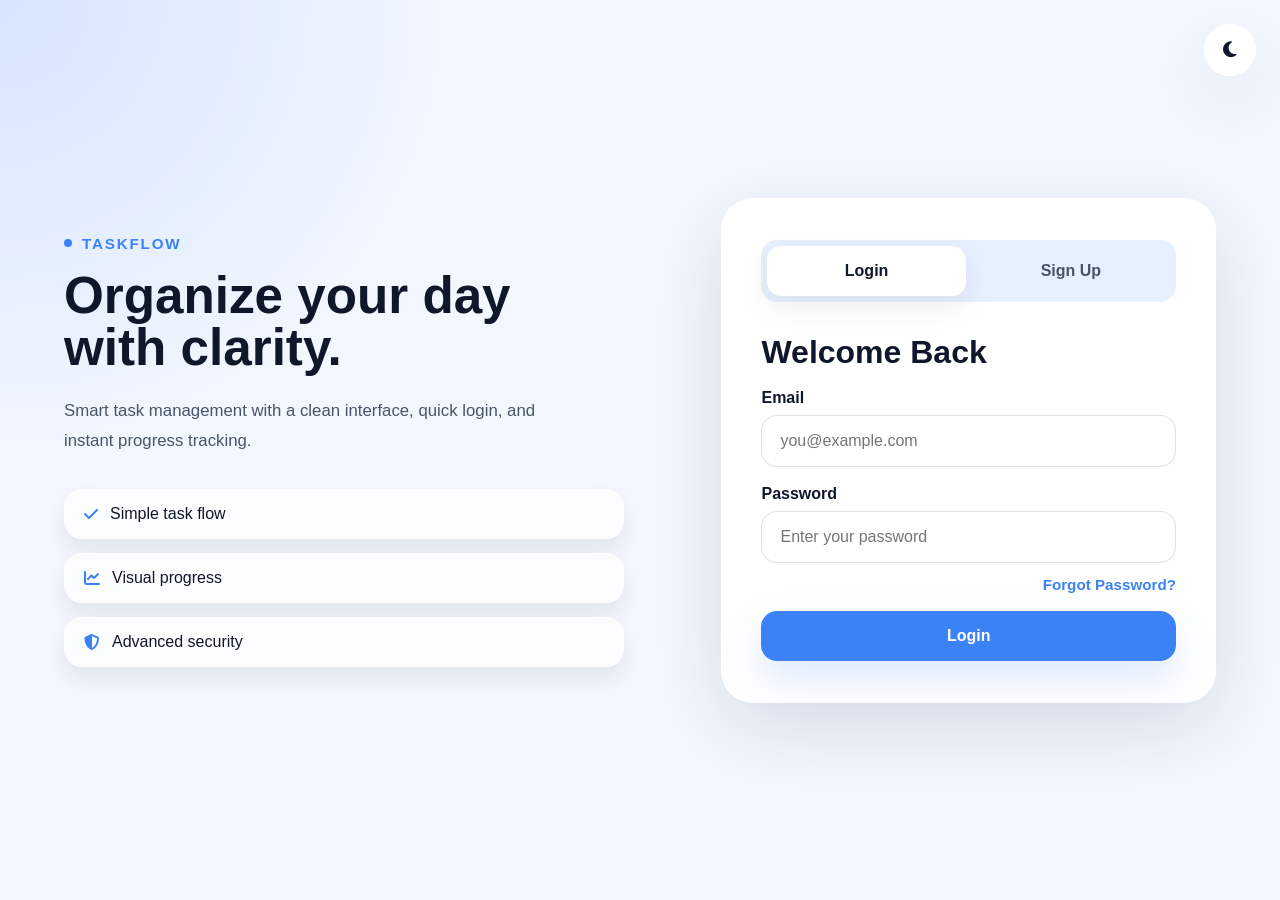
<file: index.html>
<!DOCTYPE html>
<html lang="en">
<head>
<meta charset="UTF-8">
<meta name="viewport" content="width=device-width, initial-scale=1.0">
<title>TaskFlow</title>

<link rel="stylesheet" href="css/styles.css">
<link rel="stylesheet" href="https://cdnjs.cloudflare.com/ajax/libs/font-awesome/6.5.2/css/all.min.css">
</head>

<body>

<button class="theme-toggle" id="themeBtn">
  <i class="fa-solid fa-moon"></i>
</button>

<main class="hero">

  <section class="hero-copy">
    <span class="eyebrow">TaskFlow</span>

    <h1>Organize your day with clarity.</h1>

    <p>
      Smart task management with a clean interface,
      quick login, and instant progress tracking.
    </p>

    <div class="hero-features">
      <div><i class="fa-solid fa-check"></i> Simple task flow</div>
      <div><i class="fa-solid fa-chart-line"></i> Visual progress</div>
      <div><i class="fa-solid fa-shield-halved"></i> Advanced security</div>
    </div>
  </section>

  <section class="auth-card">

    <div class="tabs">
      <button class="tab active" id="loginTab">Login</button>
      <button class="tab" id="signupTab">Sign Up</button>
    </div>

    <!-- LOGIN FORM -->

    <form id="loginForm" class="form-panel">

      <h2>Welcome Back</h2>

      <div class="input-group">
        <label>Email</label>
        <input
          type="email"
          id="loginEmail"
          placeholder="you@example.com"
          required
        >
      </div>

      <div class="input-group">
        <label>Password</label>
        <input
          type="password"
          id="loginPassword"
          placeholder="Enter your password"
          required
        >
      </div>

      <div class="forgot-row">
        <button
          type="button"
          id="forgotPasswordBtn"
          class="forgot-link">
          Forgot Password?
        </button>
      </div>

      <button type="submit" class="btn">
        Login
      </button>

    </form>

    <!-- SIGNUP FORM -->

    <form id="signupForm" class="form-panel hidden">

      <h2>Create your account</h2>

      <div class="input-group">
        <label>Name</label>
        <input
          type="text"
          id="signupName"
          placeholder="Your name"
          required
        >
      </div>

      <div class="input-group">
        <label>Email</label>
        <input
          type="email"
          id="signupEmail"
          placeholder="you@example.com"
          required
        >
      </div>

      <div class="input-group">
        <label>Password</label>
        <input
          type="password"
          id="signupPassword"
          placeholder="Minimum 6 characters"
          required
        >
      </div>

      <button type="submit" class="btn">
        Sign Up
      </button>

    </form>

  </section>

</main>

<!-- FORGOT PASSWORD MODAL -->

<div id="forgotModal" class="forgot-modal">

  <div class="forgot-box">

    <button
      id="closeForgot"
      class="close-forgot">

      <i class="fa-solid fa-xmark"></i>

    </button>

    <h2>Forgot Password</h2>

    <p>
      Enter your email address and we'll send a reset request.
    </p>

    <input
      type="email"
      id="resetEmail"
      placeholder="Enter your email"
    >

    <button
      id="resetPasswordBtn"
      class="btn">

      Send Reset Request

    </button>

  </div>

</div>

<script src="js/main.js"></script>

<div id="toast" class="toast"></div>
</body>
</html>
</file>
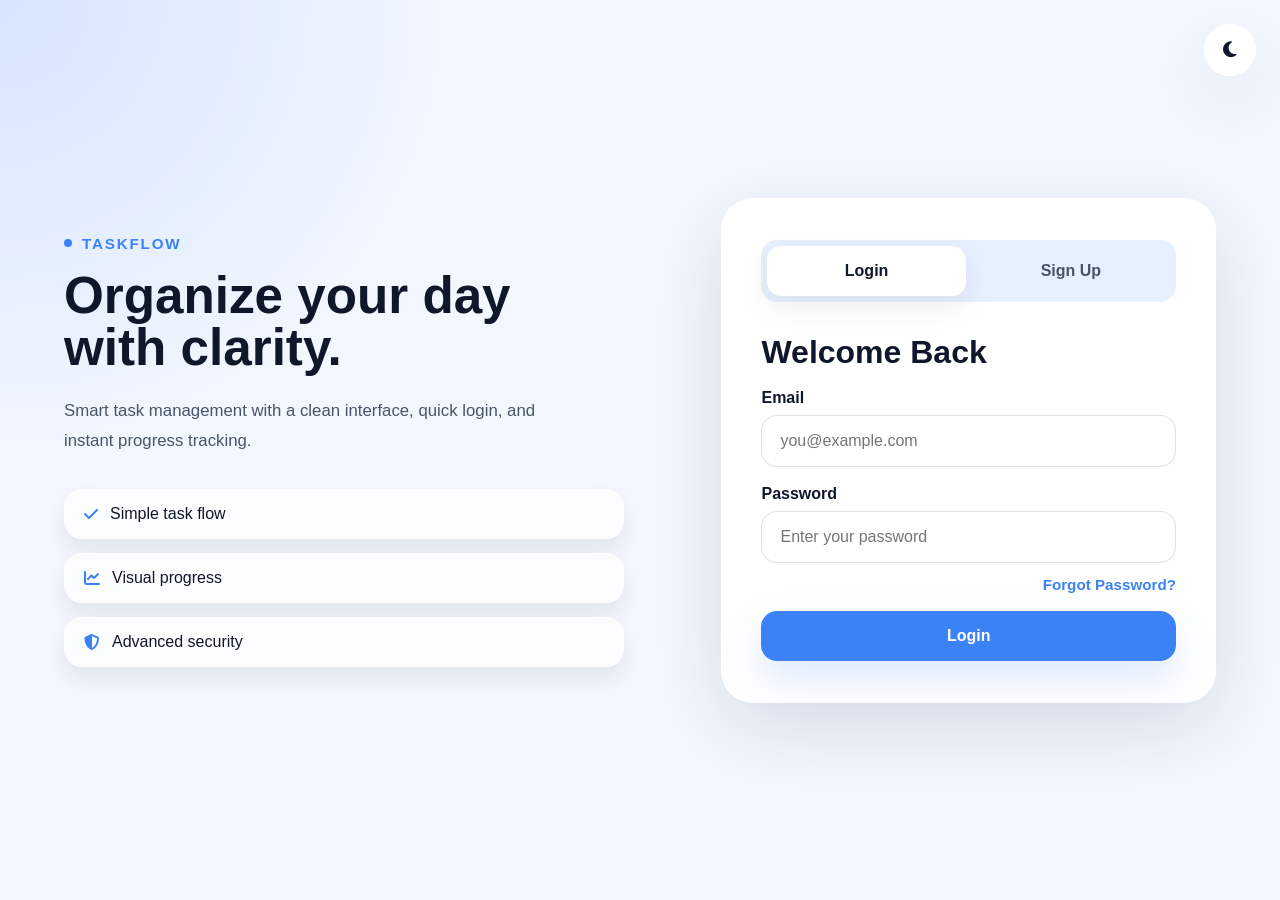
<file: dashboard.html>
<!DOCTYPE html>
<html lang="en">
<head>
<meta charset="UTF-8">
<meta name="viewport" content="width=device-width, initial-scale=1.0">
<title>TaskFlow Dashboard</title>
<link rel="stylesheet" href="css/dashbord.css">
<link rel="stylesheet" href="https://cdnjs.cloudflare.com/ajax/libs/font-awesome/6.5.2/css/all.min.css">
</head>
<body>
  <div class="sidebar">
    <div class="brand">
      <h2>TaskFlow</h2>
      <p>Smart work, clear progress</p>
    </div>
    <nav class="menu">
      <button class="nav-link active" data-section="tasks"><i class="fa-solid fa-list-check"></i> Tasks</button>
      <button class="nav-link" data-section="statistics"><i class="fa-solid fa-chart-column"></i> Statistics</button>
      <button class="nav-link" data-section="settings"><i class="fa-solid fa-gear"></i> Settings</button>
    </nav>
  </div>
  <div class="main">
    <header class="topbar">
      <div class="topbar-copy">
        <p class="eyebrow">Dashboard</p>
        <h1 id="welcomeUser">Welcome back,</h1>
        <p class="subtext">Manage tasks, review statistics, and customize your workspace.</p>
      </div>
      <div class="top-actions">
        <button id="themeBtn" class="icon-btn" aria-label="Toggle theme"><i class="fa-solid fa-moon"></i></button>
        <button id="deepWorkBtn" class="icon-btn" title="Deep Work mode" aria-label="Deep Work"><i class="fa-solid fa-person-rays"></i></button>
        <button id="logoutBtn" class="secondary-btn">Logout</button>
      </div>
    </header>
    <section class="section" id="tasksSection">
      <div class="section-header">
        <div>
          <h2>Tasks</h2>
          <p>Keep your task list organized and up to date.</p>
        </div>
        <div class="summary-badge">Active tool</div>
      </div>
      <div class="cards">
        <article class="card"><span>Total tasks</span><h3 id="totalTasks">0</h3></article>
        <article class="card"><span>Completed</span><h3 id="completedTasks">0</h3></article>
        <article class="card"><span>Pending</span><h3 id="pendingTasks">0</h3></article>
        <article class="card"><span>Progress</span><h3 id="progressPercent">0%</h3></article>
      </div>
      <div class="progress-box"><div class="progress-track"></div><div class="progress-fill" id="progressBar"></div></div>
      <form id="taskForm" class="task-form">
        <input type="text" id="taskInput" placeholder="Add a new task" required>
        <textarea id="taskDesc" placeholder="Brief description (optional)"></textarea>
        <select id="priority">
          <option value="Low">Low priority</option>
          <option value="Medium">Medium priority</option>
          <option value="High">High priority</option>
        </select>
        <input type="date" id="dueDate" aria-label="Due date">
        <button type="submit" class="primary-btn">Add Task</button>
      </form>
      <div class="toolbar">
        <div class="filters">
          <button class="filter-btn active" data-filter="all">All</button>
          <button class="filter-btn" data-filter="completed">Completed</button>
          <button class="filter-btn" data-filter="pending">Pending</button>
          <button class="filter-btn" data-filter="due-today">Due Today</button>
          <button class="filter-btn" data-filter="overdue">Overdue</button>
        </div>
        <input type="search" id="searchInput" placeholder="Search tasks">
      </div>
      <ul id="taskList" class="task-list"></ul>
      <div id="emptyState" class="empty-state hidden">
        <h3>No tasks yet</h3>
        <p>Create your first task to start tracking progress.</p>
      </div>
    </section>
    <section class="section hidden" id="statisticsSection">
      <div class="section-header">
        <div>
          <h2>Statistics</h2>
          <p>Review your task performance and progress.</p>
        </div>
      </div>
      <div class="cards cards-grid">
        <article class="stat-card"><span>Task completion</span><h3 id="statCompletion">0%</h3><p>Percentage of tasks completed.</p></article>
        <article class="stat-card"><span>Active tasks</span><h3 id="statActive">0</h3><p>Tasks you still need to finish.</p></article>
        <article class="stat-card"><span>High priority</span><h3 id="statHigh">0</h3><p>Tasks marked as high priority.</p></article>
        <article class="stat-card"><span>Due today</span><h3 id="statDueToday">0</h3><p>Tasks scheduled for today.</p></article>
        <article class="stat-card"><span>Overdue</span><h3 id="statOverdue">0</h3><p>Tasks past their deadline.</p></article>
      </div>
      <div class="details-grid">
        <div class="detail-card"><h3>Overview</h3><p>Keep momentum by balancing high and low priority work.</p></div>
        <div class="detail-card"><h3>Time management</h3><p>Use due dates and filters to stay ahead of deadlines.</p></div>
      </div>
      <div class="stats-subnav">
        <button class="subnav-btn active" data-sub="overview">Overview</button>
        <button class="subnav-btn" data-sub="analytics">Analytics</button>
        <button class="subnav-btn" data-sub="achievements">Achievements</button>
        <button class="subnav-btn" data-sub="goals">Daily Goals</button>
      </div>

      <section class="section" id="analyticsSection" style="display:none">
        <div class="section-header">
          <div>
            <h2>Analytics</h2>
            <p>Overview of your productivity and trends.</p>
          </div>
        </div>
        <div class="cards cards-grid">
          <article class="stat-card"><span>Productivity Score</span><h3 id="productivityScore">0%</h3><p>Combined score from completion rate and streak.</p></article>
          <article class="stat-card"><span>Weekly Completed</span><h3 id="weeklyCompleted">0</h3><p>Tasks completed in the last 7 days.</p></article>
          <article class="stat-card"><span>Current Streak</span><h3 id="currentStreak">0 days</h3><p>Consecutive days with completed tasks.</p></article>
        </div>
        <div class="detail-card"><h3>Activity</h3><div id="analyticsChart" class="analytics-chart" aria-hidden="false"></div></div>
      </section>

      <section class="section" id="achievementsSection" style="display:none">
        <div class="section-header">
          <div>
            <h2>Achievements</h2>
            <p>Earn badges for milestones and streaks.</p>
          </div>
        </div>
        <div id="achievementsList" class="cards"></div>
      </section>

      <section class="section" id="goalsSection" style="display:none">
        <div class="section-header">
          <div>
            <h2>Daily Goals</h2>
            <p>Create and track small daily objectives.</p>
          </div>
        </div>
        <form id="goalForm" class="task-form">
          <input type="text" id="goalInput" placeholder="Add a daily goal" required>
          <button type="submit" class="primary-btn">Add Goal</button>
        </form>
        <ul id="goalList" class="task-list"></ul>
      </section>
    </section>
    
    <section class="section hidden" id="settingsSection">
      <div class="section-header">
        <div>
          <h2>Settings</h2>
          <p>Personalize how TaskFlow works for you.</p>
        </div>
      </div>
      <div class="settings-grid">
        <article class="settings-card"><h3>Account</h3><p id="accountInfo">User info is loading...</p></article>
        <article class="settings-card">
          <h3>Theme</h3>
          <p>Choose Light, Dark or System default mode.</p>
          <div class="theme-options">
            <button type="button" class="theme-option active" data-theme="light">Light</button>
            <button type="button" class="theme-option" data-theme="dark">Dark</button>
            <button type="button" class="theme-option" data-theme="system">System</button>
          </div>
          <button id="themeToggleBtn" class="secondary-btn">Toggle theme</button>
        </article>
        <article class="settings-card"><h3>Data</h3><p>Remove all stored tasks and start fresh.</p><div class="settings-actions"><button id="clearTasksBtn" class="danger-btn">Clear all tasks</button><button id="clearCompletedBtn" class="secondary-btn">Clear completed</button><button id="exportTasksBtn" class="secondary-btn">Export tasks</button></div></article>
      </div>
    </section>
  </div>
  <div id="toast" class="toast"></div>
  <div id="deepWorkOverlay" class="deep-work-overlay">
    <div class="deep-work-panel">
      <header class="dw-header">
        <div>
          <p class="eyebrow">Deep Work</p>
          <h2>Advanced focus session</h2>
          <p>Use session presets, track progress, and lock into a distraction-free flow.</p>
        </div>
        <button id="dwClose" class="icon-btn close-btn" aria-label="Close deep work"><i class="fa-solid fa-xmark"></i></button>
      </header>
      <div class="dw-status">
        <div class="dw-metric">
          <span>Focus goal</span>
          <strong id="dwGoalLabel">Finish your top task</strong>
        </div>
        <div class="dw-metric">
        <span>🎯 Focus Goal</span>
        <strong id="focusGoalText">Running</strong>
         </div>

       <div class="dw-metric">
       <span>⚡ Focus Mode</span>
       <strong>Deep Work</strong>
       </div>
      <div class="dw-presets">
        <button type="button" class="dw-preset active" data-minutes="25">25 min</button>
        <button type="button" class="dw-preset" data-minutes="45">45 min</button>
        <button type="button" class="dw-preset" data-minutes="90">90 min</button>
      </div>
      <div class="dw-custom">
        <label for="dwCustomMinutes">Custom time</label>
        <div class="dw-custom-input">
          <input type="number" id="dwCustomMinutes" min="1" max="240" placeholder="Minutes" aria-label="Custom time in minutes">
          <button type="button" id="dwSetCustom" class="secondary-btn">Set</button>
        </div>
        <p class="dw-custom-help">Enter a custom session length and press Set for a tailored focus block.</p>
      </div>
      <div class="dw-timer-wrap">
        <div class="dw-timer-group">
          <div>
            <span class="dw-timer-label">Time remaining</span>
            <div class="dw-timer" id="dwTimer">25:00</div>
          </div>
          <span class="dw-session-badge">Focus session</span>
        </div>
        <div class="dw-progress"><span id="dwProgressBar"></span></div>
      </div>
      <div class="dw-controls">
        <button id="dwStart" class="primary-btn">Start</button>
        <button id="dwPause" class="secondary-btn">Pause</button>
        <button id="dwReset" class="secondary-btn">Reset</button>
      </div>
      <div class="dw-hint">
        <p><strong>Tip:</strong> Close distractions, keep the room quiet, and focus on one task at a time.</p>
      </div>
    </div>
  </div>
  <script src="js/dasbord.js"></script>
</body>
</html>
</file>
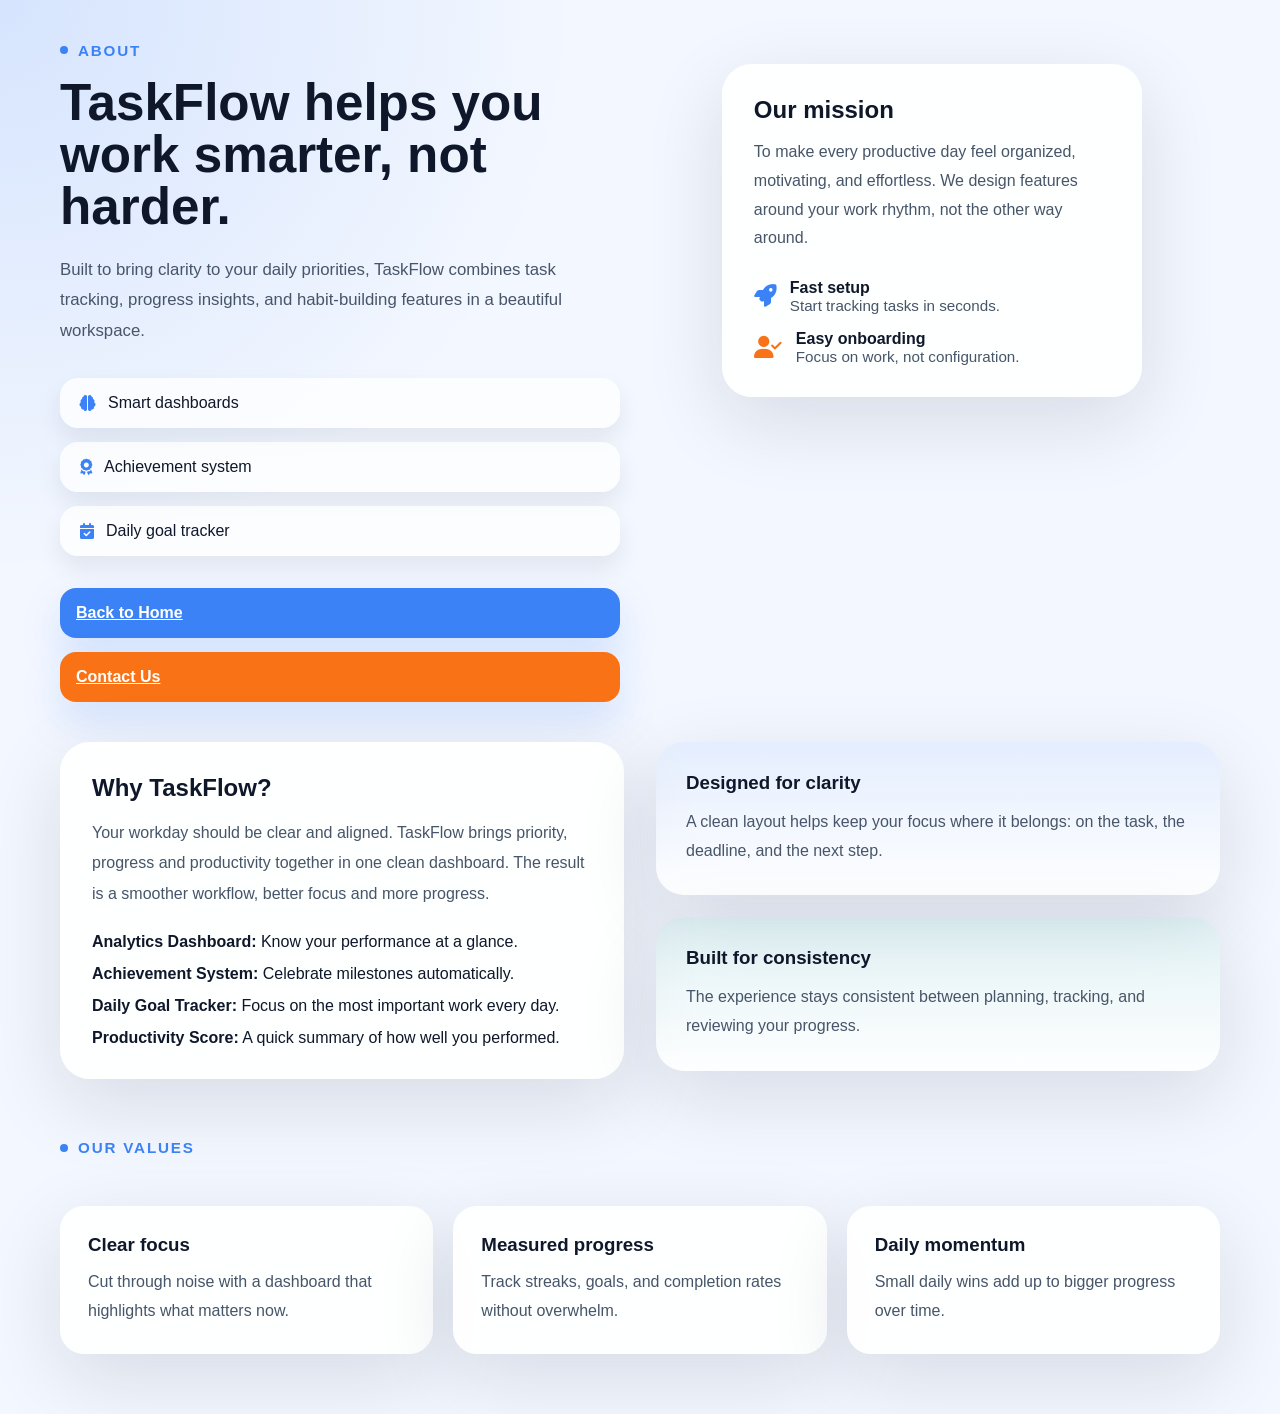
<file: pages/about.html>
<!DOCTYPE html>
<html lang="en">
<head>
  <meta charset="UTF-8">
  <meta name="viewport" content="width=device-width, initial-scale=1.0">
  <title>About TaskFlow</title>
  <link rel="stylesheet" href="../css/styles.css">
  <link rel="stylesheet" href="https://cdnjs.cloudflare.com/ajax/libs/font-awesome/6.5.2/css/all.min.css">
</head>
<body>
  <header class="hero" style="padding:40px 60px;min-height:auto;align-items:flex-start;">
    <div class="hero-copy">
      <span class="eyebrow">About</span>
      <h1>TaskFlow helps you work smarter, not harder.</h1>
      <p>Built to bring clarity to your daily priorities, TaskFlow combines task tracking, progress insights, and habit-building features in a beautiful workspace.</p>
      <div class="hero-features">
        <div><i class="fa-solid fa-brain"></i> Smart dashboards</div>
        <div><i class="fa-solid fa-award"></i> Achievement system</div>
        <div><i class="fa-solid fa-calendar-check"></i> Daily goal tracker</div>
      </div>
      <div style="margin-top:32px; display:flex; gap:14px; flex-wrap:wrap;">
        <a href="../index.html" class="btn">Back to Home</a>
        <a href="contact.html" class="btn" style="background:var(--accent);">Contact Us</a>
      </div>
    </div>
    <aside style="max-width:420px; background:rgba(255,255,255,0.95);border-radius:30px;padding:32px;box-shadow:var(--shadow);margin-top:24px;">
      <h2>Our mission</h2>
      <p style="color:var(--muted);line-height:1.8;margin-top:14px;">To make every productive day feel organized, motivating, and effortless. We design features around your work rhythm, not the other way around.</p>
      <div style="margin-top:26px;display:grid;gap:16px;">
        <div style="display:flex;align-items:center;gap:14px;"><span style="font-size:1.4rem;color:var(--primary)"><i class="fa-solid fa-rocket"></i></span><div><strong>Fast setup</strong><p style="color:var(--muted);font-size:.95rem;">Start tracking tasks in seconds.</p></div></div>
        <div style="display:flex;align-items:center;gap:14px;"><span style="font-size:1.4rem;color:var(--accent)"><i class="fa-solid fa-user-check"></i></span><div><strong>Easy onboarding</strong><p style="color:var(--muted);font-size:.95rem;">Focus on work, not configuration.</p></div></div>
      </div>
    </aside>
  </header>

  <main style="padding:0 60px 60px;">
    <section style="display:grid;grid-template-columns:1fr 1fr;gap:32px;align-items:start;">
      <div style="background:var(--card);padding:32px;border-radius:30px;box-shadow:var(--shadow);">
        <h2>Why TaskFlow?</h2>
        <p style="color:var(--muted);line-height:1.9;margin-top:16px;">Your workday should be clear and aligned. TaskFlow brings priority, progress and productivity together in one clean dashboard. The result is a smoother workflow, better focus and more progress.</p>
        <ul style="margin-top:24px;display:grid;gap:14px;list-style:none;padding-left:0;">
          <li><strong>Analytics Dashboard:</strong> Know your performance at a glance.</li>
          <li><strong>Achievement System:</strong> Celebrate milestones automatically.</li>
          <li><strong>Daily Goal Tracker:</strong> Focus on the most important work every day.</li>
          <li><strong>Productivity Score:</strong> A quick summary of how well you performed.</li>
        </ul>
      </div>
      <div style="display:grid;gap:22px;">
        <div style="background:linear-gradient(180deg, rgba(59,130,246,.08), rgba(255,255,255,.9));padding:30px;border-radius:28px;box-shadow:var(--shadow);">
          <h3>Designed for clarity</h3>
          <p style="color:var(--muted);line-height:1.8;margin-top:14px;">A clean layout helps keep your focus where it belongs: on the task, the deadline, and the next step.</p>
        </div>
        <div style="background:linear-gradient(180deg, rgba(16,185,129,.08), rgba(255,255,255,.9));padding:30px;border-radius:28px;box-shadow:var(--shadow);">
          <h3>Built for consistency</h3>
          <p style="color:var(--muted);line-height:1.8;margin-top:14px;">The experience stays consistent between planning, tracking, and reviewing your progress.</p>
        </div>
      </div>
    </section>

    <section style="margin-top:60px;display:grid;gap:32px;">
      <div style="display:flex;align-items:center;gap:18px;">
        <span class="eyebrow">Our values</span>
      </div>
      <div style="display:grid;grid-template-columns:repeat(auto-fit,minmax(240px,1fr));gap:20px;">
        <div style="padding:28px;background:var(--card);border-radius:24px;box-shadow:var(--shadow);">
          <h3>Clear focus</h3>
          <p style="color:var(--muted);line-height:1.8;margin-top:12px;">Cut through noise with a dashboard that highlights what matters now.</p>
        </div>
        <div style="padding:28px;background:var(--card);border-radius:24px;box-shadow:var(--shadow);">
          <h3>Measured progress</h3>
          <p style="color:var(--muted);line-height:1.8;margin-top:12px;">Track streaks, goals, and completion rates without overwhelm.</p>
        </div>
        <div style="padding:28px;background:var(--card);border-radius:24px;box-shadow:var(--shadow);">
          <h3>Daily momentum</h3>
          <p style="color:var(--muted);line-height:1.8;margin-top:12px;">Small daily wins add up to bigger progress over time.</p>
        </div>
      </div>
    </section>
  </main>
</body>
</html>
</file>
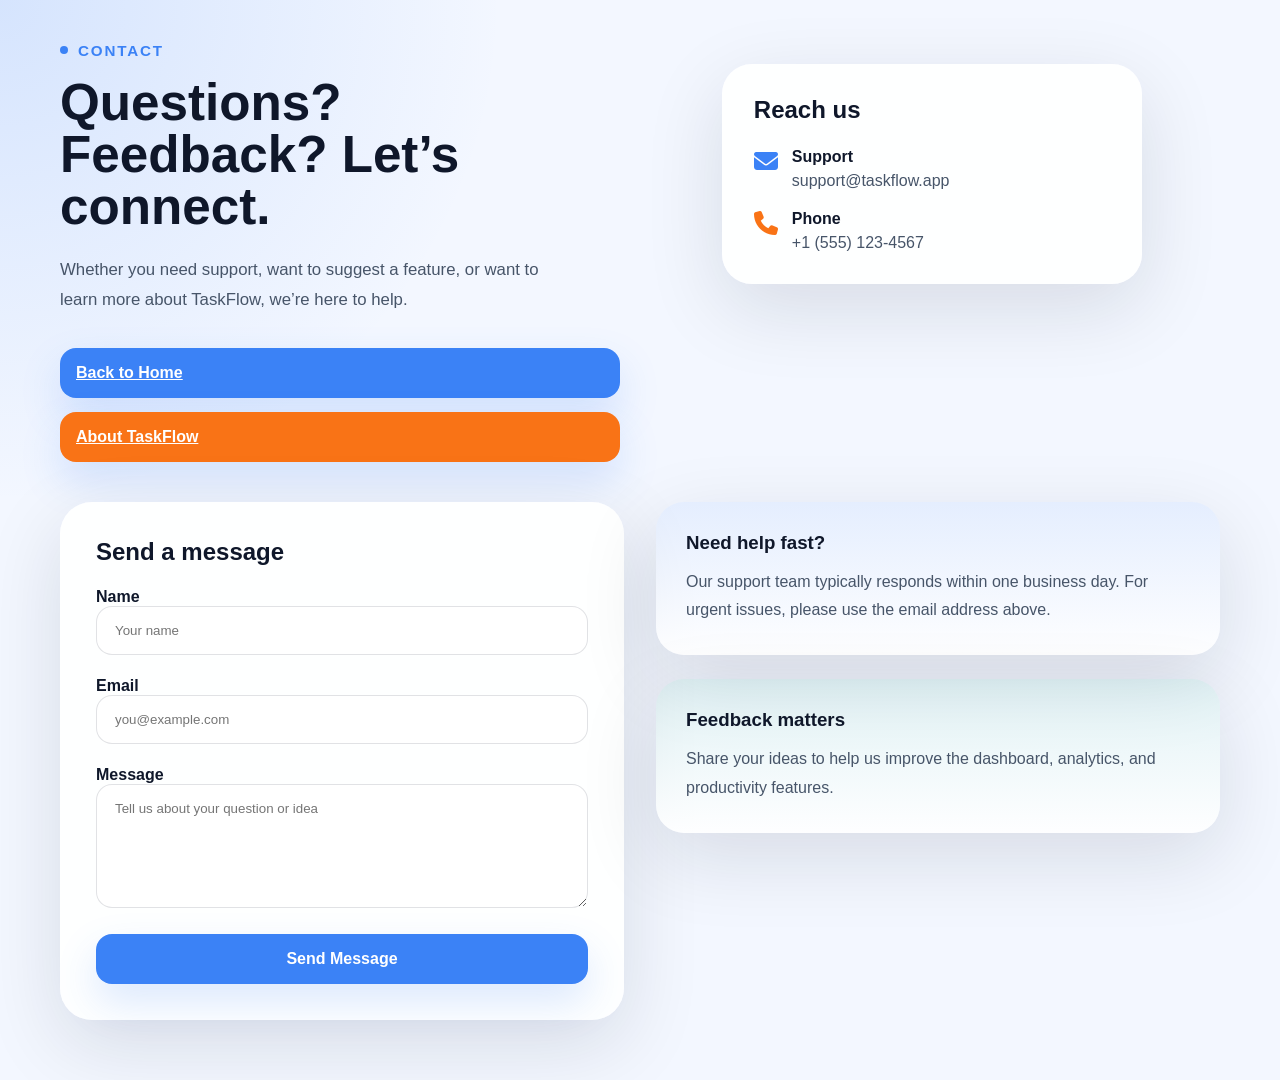
<file: pages/contact.html>
<!DOCTYPE html>
<html lang="en">
<head>
  <meta charset="UTF-8">
  <meta name="viewport" content="width=device-width, initial-scale=1.0">
  <title>Contact TaskFlow</title>
  <link rel="stylesheet" href="../css/styles.css">
  <link rel="stylesheet" href="https://cdnjs.cloudflare.com/ajax/libs/font-awesome/6.5.2/css/all.min.css">
</head>
<body>
  <header class="hero" style="padding:40px 60px;min-height:auto;align-items:flex-start;">
    <div class="hero-copy">
      <span class="eyebrow">Contact</span>
      <h1>Questions? Feedback? Let’s connect.</h1>
      <p>Whether you need support, want to suggest a feature, or want to learn more about TaskFlow, we’re here to help.</p>
      <div style="margin-top:32px; display:flex; gap:14px; flex-wrap:wrap;">
        <a href="../index.html" class="btn">Back to Home</a>
        <a href="about.html" class="btn" style="background:var(--accent);">About TaskFlow</a>
      </div>
    </div>
    <aside style="max-width:420px; background:rgba(255,255,255,0.95);border-radius:30px;padding:32px;box-shadow:var(--shadow);margin-top:24px;">
      <h2>Reach us</h2>
      <div style="margin-top:24px;display:grid;gap:20px;">
        <div style="display:flex;gap:14px;align-items:flex-start;">
          <span style="font-size:1.5rem;color:var(--primary)"><i class="fa-solid fa-envelope"></i></span>
          <div><strong>Support</strong><p style="color:var(--muted);margin-top:6px;">support@taskflow.app</p></div>
        </div>
        <div style="display:flex;gap:14px;align-items:flex-start;">
          <span style="font-size:1.5rem;color:var(--accent)"><i class="fa-solid fa-phone"></i></span>
          <div><strong>Phone</strong><p style="color:var(--muted);margin-top:6px;">+1 (555) 123-4567</p></div>
        </div>
      </div>
    </aside>
  </header>

  <main style="padding:0 60px 60px;">
    <section style="display:grid;grid-template-columns:1fr 1fr;gap:32px;align-items:start;">
      <form style="background:var(--card);padding:36px;border-radius:32px;box-shadow:var(--shadow);display:grid;gap:22px;" action="mailto:support@taskflow.app" method="post" enctype="text/plain">
        <h2>Send a message</h2>
        <label>
          <span style="font-weight:700;color:var(--text);">Name</span>
          <input type="text" name="name" placeholder="Your name" required style="width:100%;padding:16px 18px;border-radius:16px;border:1px solid rgba(15,23,42,.12);background:rgba(255,255,255,.92);color:var(--text);" />
        </label>
        <label>
          <span style="font-weight:700;color:var(--text);">Email</span>
          <input type="email" name="email" placeholder="you@example.com" required style="width:100%;padding:16px 18px;border-radius:16px;border:1px solid rgba(15,23,42,.12);background:rgba(255,255,255,.92);color:var(--text);" />
        </label>
        <label>
          <span style="font-weight:700;color:var(--text);">Message</span>
          <textarea name="message" rows="6" placeholder="Tell us about your question or idea" required style="width:100%;padding:16px 18px;border-radius:16px;border:1px solid rgba(15,23,42,.12);background:rgba(255,255,255,.92);color:var(--text);resize:vertical;"></textarea>
        </label>
        <button type="submit" class="btn">Send Message</button>
      </form>
      <div style="display:grid;gap:24px;">
        <div style="background:linear-gradient(180deg, rgba(59,130,246,.08), rgba(255,255,255,.9));padding:30px;border-radius:28px;box-shadow:var(--shadow);">
          <h3>Need help fast?</h3>
          <p style="color:var(--muted);line-height:1.8;margin-top:14px;">Our support team typically responds within one business day. For urgent issues, please use the email address above.</p>
        </div>
        <div style="background:linear-gradient(180deg, rgba(16,185,129,.08), rgba(255,255,255,.9));padding:30px;border-radius:28px;box-shadow:var(--shadow);">
          <h3>Feedback matters</h3>
          <p style="color:var(--muted);line-height:1.8;margin-top:14px;">Share your ideas to help us improve the dashboard, analytics, and productivity features.</p>
        </div>
      </div>
    </section>
  </main>
</body>
</html>
</file>
<file: css/styles.css>
* {
  margin: 0;
  padding: 0;
  box-sizing: border-box;
  font-family: 'Segoe UI', sans-serif;
}

:root {
  --bg: #f3f7ff;
  --card: rgba(255, 255, 255, 0.96);
  --text: #0f172a;
  --muted: #475569;
  --primary: #3b82f6;
  --accent: #f97316;
  --shadow: 0 24px 80px rgba(15, 23, 42, 0.12);
}

.dark {
  --bg: #090b18;
  --card: rgba(15, 23, 42, 0.96);
  --text: #f8fafc;
  --muted: #94a3b8;
  --primary: #60a5fa;
  --accent: #fb923c;
  --shadow: 0 24px 80px rgba(15, 23, 42, 0.45);
}

html {
  scroll-behavior: smooth;
}

body {
  background: radial-gradient(circle at top left, rgba(59, 130, 246, 0.16), transparent 30%),
    linear-gradient(180deg, var(--bg) 0%, var(--bg) 100%);
  color: var(--text);
  min-height: 100vh;
  transition: background 0.4s ease, color 0.4s ease;
}

.theme-toggle {
  position: fixed;
  top: 24px;
  right: 24px;
  z-index: 10;
  width: 52px;
  height: 52px;
  border: none;
  border-radius: 50%;
  cursor: pointer;
  background: var(--card);
  box-shadow: var(--shadow);
  color: var(--text);
  font-size: 18px;
  display: grid;
  place-items: center;
}

.hero {
  min-height: 100vh;
  display: grid;
  grid-template-columns: 1.2fr 1fr;
  align-items: center;
  gap: 64px;
  padding: 64px;
}

.hero-copy {
  max-width: 560px;
}

.eyebrow {
  display: inline-flex;
  align-items: center;
  gap: 10px;
  font-size: 0.95rem;
  font-weight: 700;
  color: var(--primary);
  text-transform: uppercase;
  letter-spacing: 0.12em;
  margin-bottom: 18px;
}

.eyebrow::before {
  content: '';
  width: 8px;
  height: 8px;
  border-radius: 50%;
  background: var(--primary);
}

.hero-copy h1 {
  font-size: clamp(3rem, 4vw, 4.4rem);
  line-height: 1.02;
  margin-bottom: 22px;
}

.hero-copy p {
  font-size: 1.05rem;
  color: var(--muted);
  line-height: 1.8;
  max-width: 520px;
  margin-bottom: 32px;
}

.hero-features {
  display: grid;
  gap: 14px;
}

.hero-features div {
  display: inline-flex;
  align-items: center;
  gap: 12px;
  padding: 16px 20px;
  border-radius: 18px;
  background: rgba(255, 255, 255, 0.78);
  box-shadow: 0 12px 24px rgba(15, 23, 42, 0.08);
}

.hero-features i {
  color: var(--primary);
}

.auth-card {
  max-width: 520px;
  width: 100%;
  background: var(--card);
  padding: 42px 40px;
  border-radius: 32px;
  box-shadow: var(--shadow);
  backdrop-filter: blur(12px);
}

.tabs {
  display: grid;
  grid-template-columns: repeat(2, 1fr);
  background: rgba(59, 130, 246, 0.12);
  border-radius: 16px;
  padding: 6px;
  gap: 6px;
  margin-bottom: 32px;
}

.tab {
  border: none;
  padding: 16px 0;
  border-radius: 14px;
  cursor: pointer;
  background: transparent;
  font-size: 1rem;
  font-weight: 700;
  color: var(--muted);
  transition: all 0.2s ease;
}

.tab.active {
  background: white;
  color: var(--text);
  box-shadow: 0 10px 30px rgba(15, 23, 42, 0.08);
}

.dark .tab.active {
  background: rgba(255, 255, 255, 0.08);
}

.form-panel {
  display: grid;
  gap: 18px;
}

.form-panel h2 {
  font-size: 2rem;
}

.input-group {
  display: grid;
  gap: 8px;
}

.input-group label {
  font-weight: 600;
  color: var(--text);
}

.input-group input {
  width: 100%;
  padding: 16px 18px;
  border-radius: 16px;
  border: 1px solid rgba(15, 23, 42, 0.12);
  background: rgba(255, 255, 255, 0.92);
  color: var(--text);
  font-size: 1rem;
}

.input-group input:focus {
  outline: none;
  border-color: var(--primary);
  box-shadow: 0 0 0 4px rgba(59, 130, 246, 0.08);
}

.btn {
  width: 100%;
  padding: 16px;
  border: none;
  border-radius: 16px;
  background: var(--primary);
  color: white;
  font-size: 1rem;
  font-weight: 700;
  cursor: pointer;
  box-shadow: 0 18px 40px rgba(59, 130, 246, 0.18);
  transition: transform 0.2s ease, box-shadow 0.2s ease;
}

.btn:hover {
  transform: translateY(-1px);
}

.hidden {
  display: none;
}
/* Forgot Password Modal Overlay */
/* =========================
   FORGOT PASSWORD MODAL
========================= */

.forgot-modal{
  display:none;
  position:fixed;
  inset:0;
  background:rgba(0,0,0,.45);
  backdrop-filter:blur(8px);
  -webkit-backdrop-filter:blur(8px);
  justify-content:center;
  align-items:center;
  z-index:9999;
}

.forgot-box{
  width:450px;
  max-width:90%;
  background:#ffffff;
  padding:35px;
  border-radius:24px;
  box-shadow:0 20px 60px rgba(0,0,0,.15);
  position:relative;
}

.forgot-box h2{
  font-size:2rem;
  margin-bottom:12px;
  color:#0f172a;
}

.forgot-box p{
  color:#64748b;
  margin-bottom:20px;
  line-height:1.6;
}

.forgot-box input{
  width:100%;
  height:56px;
  padding:0 18px;
  border:1px solid #dbeafe;
  border-radius:16px;
  background:#f8fafc;
  color:#111827;
  font-size:16px;
  margin-bottom:20px;
  outline:none;
}

.forgot-box input:focus{
  border-color:#3b82f6;
  box-shadow:0 0 0 4px rgba(59,130,246,.1);
}

.forgot-box .btn{
  width:100%;
}

.close-forgot{
  position:absolute;
  top:15px;
  right:15px;
  width:42px;
  height:42px;
  border:none;
  border-radius:12px;
  background:#f3f4f6;
  color:#111827;
  cursor:pointer;
  display:flex;
  align-items:center;
  justify-content:center;
  font-size:20px;
}

.close-forgot:hover{
  background:#e5e7eb;
}

/* Forgot Password Link */

.forgot-row{
  display:flex;
  justify-content:flex-end;
}

.forgot-link{
  background:none;
  border:none;
  color:var(--primary);
  cursor:pointer;
  font-size:.95rem;
  font-weight:600;
}

.forgot-link:hover{
  text-decoration:underline;
}

/* Dark Mode */

.dark .forgot-box{
  background:#111827;
}

.dark .forgot-box h2{
  color:#ffffff;
}

.dark .forgot-box p{
  color:#94a3b8;
}

.dark .forgot-box input{
  background:#1f2937;
  color:#ffffff;
  border-color:#374151;
}

.dark .close-forgot{
  background:#1f2937;
  color:#ffffff;
}

/* Toast */

.toast{
  position:fixed;
  top:20px;
  right:20px;
  background:#10b981;
  color:#fff;
  padding:14px 20px;
  border-radius:14px;
  display:none;
  z-index:10000;
  box-shadow:0 15px 40px rgba(16,185,129,.35);
}
/* Forgot Password Link */
.forgot-row{
  display:flex;
  justify-content:flex-end;
  margin-top:-5px;
}

.forgot-link{
  background:none;
  border:none;
  color:var(--primary);
  cursor:pointer;
  font-weight:600;
  font-size:.95rem;
}

.forgot-link:hover{
  text-decoration:underline;
}
.dark .forgot-box{
  background:#111827;
}

.dark .forgot-box h2{
  color:#fff;
}

.dark .forgot-box p{
  color:#94a3b8;
}

.dark .forgot-box input{
  background:#1f2937;
  color:#fff;
  border-color:#374151;
}

.dark .close-forgot{
  background:#1f2937;
  color:#fff;
}
.dark .forgot-box{
  background:#111827;
}

.dark .forgot-box h2{
  color:#fff;
}

.dark .forgot-box p{
  color:#94a3b8;
}

.dark .forgot-box input{
  background:#1f2937;
  color:#fff;
  border-color:#374151;
}

.dark .close-forgot{
  background:#1f2937;
  color:#fff;
}
@media (max-width: 1000px) {
  .hero {
    grid-template-columns: 1fr;
    padding: 40px;
  }
}
.toast{
  position:fixed;
  top:20px;
  right:20px;
  background:#10b981;
  color:#fff;
  padding:14px 20px;
  border-radius:14px;
  display:none;
  z-index:9999;
  box-shadow:0 15px 40px rgba(16,185,129,.35);
}
@media (max-width: 680px) {
  .hero-copy h1 {
    font-size: 2.8rem;
  }

  .auth-card {
    padding: 30px;
  }
}
.forgot-box input{
  width:100% !important;
  height:56px !important;
  padding:0 18px !important;
  border:1px solid #dbeafe !important;
  border-radius:16px !important;
  background:#f8fafc !important;
  color:#111827 !important;
  font-size:16px !important;
  margin:16px 0 20px !important;
  outline:none !important;
}

.forgot-box .btn{
  width:100%;
  margin-top:10px;
}

.close-forgot{
  display:flex;
  align-items:center;
  justify-content:center;
  font-size:22px;
}
</file>
<file: css/dashbord.css>
*{
  margin:0;
  padding:0;
  box-sizing:border-box;
  font-family:'Segoe UI',sans-serif;
}

:root{
  --bg:#eef2ff;
  --surface:#ffffff;
  --surface-strong:#f8fbff;
  --text:#101827;
  --muted:#64748b;
  --primary:#6366f1;
  --primary-strong:#4338ca;
  --success:#10b981;
  --danger:#ef4444;
  --border:#dbeafe;
  --shadow:0 28px 60px rgba(15,23,42,.12);
}

.dark{
  --bg:#0b1220;
  --surface:#111827;
  --surface-strong:#111827;
  --text:#f8fafc;
  --muted:#94a3b8;
  --border:#334155;
  --shadow:0 28px 60px rgba(0,0,0,.35);
  --primary:#818cf8;
  --primary-strong:#6366f1;
}

body{
  min-height:100vh;
  background:radial-gradient(circle at top left, rgba(99,102,241,.18), transparent 24%),
    linear-gradient(180deg, var(--bg), var(--bg));
  color:var(--text);
  display:flex;
  transition:.35s ease;
}

.sidebar{
  width:280px;
  background:linear-gradient(180deg, #262d86, #0f172a);
  color:#fff;
  padding:32px 24px;
  display:flex;
  flex-direction:column;
  gap:36px;
}

.brand h2{
  font-size:2rem;
  margin-bottom:10px;
}

.brand p{
  color:rgba(255,255,255,.72);
  line-height:1.7;
}

.menu{
  display:grid;
  gap:12px;
}

.nav-link{
  width:100%;
  text-align:left;
  border:none;
  border-radius:18px;
  padding:16px 18px;
  color:rgba(255,255,255,.88);
  background:rgba(255,255,255,.05);
  cursor:pointer;
  font-size:1rem;
  display:flex;
  align-items:center;
  gap:14px;
  transition:.25s ease;
}

.nav-link.active,
.nav-link:hover{
  background:rgba(255,255,255,.18);
  color:#fff;
}

.main{
  flex:1;
  padding:32px;
}

.topbar{
  display:flex;
  justify-content:space-between;
  align-items:flex-start;
  gap:24px;
  margin-bottom:32px;
}

.topbar-copy{
  max-width:720px;
}

.eyebrow{
  text-transform:uppercase;
  letter-spacing:.18em;
  color:var(--primary);
  font-size:.82rem;
  margin-bottom:16px;
}

.topbar h1{
  font-size:2.7rem;
  margin-bottom:12px;
  line-height:1.08;
}

.subtext{
  color:var(--muted);
  line-height:1.8;
}

.top-actions{
  display:flex;
  gap:12px;
  flex-wrap:wrap;
}

.icon-btn,
.primary-btn,
.secondary-btn,
.danger-btn{
  border:none;
  border-radius:16px;
  cursor:pointer;
  font-weight:700;
}

.icon-btn{
  width:54px;
  height:54px;
  background:var(--surface);
  color:var(--text);
  box-shadow:var(--shadow);
}

.primary-btn{
  background:var(--primary);
  color:#fff;
  padding:16px 22px;
  box-shadow:0 18px 40px rgba(99,102,241,.18);
}

.secondary-btn{
  background:var(--surface);
  color:var(--text);
  padding:16px 22px;
  box-shadow:var(--shadow);
}

.danger-btn{
  background:var(--danger);
  color:#fff;
  padding:16px 22px;
}

.section{
  background:var(--surface);
  border:1px solid var(--border);
  border-radius:32px;
  padding:32px;
  box-shadow:var(--shadow);
}

.section.hidden{display:none;}

.section-header{
  display:flex;
  justify-content:space-between;
  align-items:center;
  margin-bottom:28px;
  gap:16px;
}

.section-header h2{
  font-size:2rem;
  margin-bottom:8px;
}

.section-header p{
  color:var(--muted);
}

.summary-badge{
  padding:12px 18px;
  background:rgba(99,102,241,.12);
  color:var(--primary);
  border-radius:999px;
  font-weight:700;
}

.cards{
  display:grid;
  gap:20px;
  grid-template-columns:repeat(auto-fit, minmax(220px,1fr));
  margin-bottom:28px;
}

.card,
.stat-card,
.detail-card,
.settings-card{
  background:var(--surface-strong);
  border-radius:28px;
  padding:28px;
  box-shadow:0 18px 40px rgba(15,23,42,.06);
}

/* Top 3 priorities */
.top-priorities{display:none}
/* Deep Work overlay */
.deep-work-overlay{
position:fixed;
inset:0;
background:rgba(15,23,42,.35);
backdrop-filter:blur(16px);
-webkit-backdrop-filter:blur(16px);
display:none;
align-items:center;
justify-content:center;
z-index:200;
padding:16px;
}
.deep-work-panel{
background:linear-gradient(
145deg,
rgba(1, 16, 51, 0.95),
rgba(0, 25, 69, 0.92)
);

padding:24px;
border-radius:28px;

width:95%;
max-width:800px;

backdrop-filter:blur(20px);
-webkit-backdrop-filter:blur(20px);

border:1px solid rgba(255,255,255,.12);

box-shadow:
0 40px 120px rgba(0,0,0,.55),
0 0 0 1px rgba(255,255,255,.04),
inset 0 1px 0 rgba(255,255,255,.08);

position:relative;
overflow:hidden;
}

.deep-work-panel::before{
content:"";
position:absolute;
top:0;
left:0;
width:100%;
height:100%;

background:linear-gradient(
135deg,
rgba(255,255,255,.15),
rgba(255,255,255,0)
);

pointer-events:none;
}
.deep-work-panel::after{
content:"";
position:absolute;
width:250px;
height:250px;
background:#6366f1;
filter:blur(120px);
opacity:.15;
top:-50px;
right:-50px;
pointer-events:none;
}
.dw-header{
display:flex;
align-items:flex-start;
justify-content:space-between;
gap:12px;
margin-bottom:18px;
position:relative;
z-index:1;
}

.dw-header h2{
font-size:1.6rem;
margin-bottom:6px;
color:#eef2ff;
}

.dw-header p{
font-size:.88rem;
color:rgba(226,232,240,.78);
line-height:1.5;
}

.close-btn{
width:42px;
height:42px;
border-radius:14px;
background:rgba(255,255,255,.08);
color:#fff;
border:1px solid rgba(255,255,255,.08);
box-shadow:0 10px 25px rgba(0,0,0,.18);
}

.dw-status{
display:grid;
grid-template-columns:repeat(2,1fr);
gap:16px;
margin-bottom:20px;
}
.dw-metric{
background:rgba(255,255,255,.04);
border:1px solid rgba(255,255,255,.08);
border-radius:18px;
padding:18px;
min-height:90px;

display:flex;
flex-direction:column;
justify-content:center;

transition:.3s ease;
}

.dw-metric:hover{
transform:translateY(-2px);
border-color:rgba(99,102,241,.35);
}

.dw-metric span{
font-size:.8rem;
color:rgba(255,255,255,.55);
margin-bottom:8px;
text-transform:uppercase;
letter-spacing:.08em;
}

.dw-metric strong{
font-size:1.1rem;
font-weight:700;
color:#fff;
}
.dw-preset{
background:rgba(255,255,255,.06);
backdrop-filter:blur(10px);
border:1px solid rgba(255,255,255,.08);
color:#fff;
}

.dw-preset{
border:1px solid rgba(148,163,184,.2);
background:rgba(255,255,255,.05);
color:#e2e8f0;
padding:10px 14px;
border-radius:14px;
cursor:pointer;
transition:.25s;
min-width:75px;
font-size:.85rem;
text-align:center;
}

.dw-preset.active,
.dw-preset:hover{
background:linear-gradient(
90deg,
#6366f1,
#818cf8
);
color:#fff;
border-color:transparent;
}

.dw-custom{
margin-bottom:18px;
display:grid;
gap:8px;
position:relative;
z-index:1;
}

.dw-custom label{
font-size:.82rem;
font-weight:600;
color:rgba(226,232,240,.75);
}

.dw-custom-input{
display:flex;
gap:8px;
flex-wrap:wrap;
}

.dw-custom-input input{
flex:1;
min-width:120px;
padding:12px;
border-radius:14px;
border:1px solid rgba(148,163,184,.22);
background:rgba(255,255,255,.06);
color:#fff;
outline:none;
}

.dw-custom-input button{
min-width:85px;
padding:12px;
border-radius:14px;
border:none;
background:rgba(255,255,255,.08);
color:#fff;
cursor:pointer;
transition:.25s;
}

.dw-custom-input button:hover{
background:linear-gradient(
90deg,
#6366f1,
#818cf8
);
}

.dw-custom-help{
font-size:.8rem;
line-height:1.4;
color:rgba(226,232,240,.65);
}

.dw-timer-wrap{
display:grid;
gap:10px;
margin-bottom:18px;
position:relative;
z-index:1;
}

.dw-timer-group{
display:flex;
justify-content:space-between;
align-items:flex-end;
gap:10px;
}

.dw-timer-label{
font-size:.85rem;
margin-bottom:4px;
color:rgba(226,232,240,.72);
}

.dw-timer{
font-size:4rem;
font-weight:800;
letter-spacing:-2px;
color:white;
text-shadow:
0 0 20px rgba(99,102,241,.4);
}

.dw-session-badge{
background:rgba(255,255,255,.08);
color:#eef2ff;
font-size:.72rem;
font-weight:700;
padding:8px 12px;
border-radius:999px;
}

.dw-progress{
height:10px;
background:rgba(255,255,255,.08);
border-radius:999px;
overflow:hidden;
}

.dw-progress span{
display:block;
height:100%;
width:35%;
background:linear-gradient(
90deg,
#6366f1,
#8b5cf6
);
border-radius:999px;
box-shadow:0 0 20px rgba(99,102,241,.5);
}

.dw-progress span{
display:block;
height:100%;
width:0;
background:linear-gradient(
90deg,
#6366f1,
#818cf8
);
transition:width .3s ease;
}

.dw-controls{
display:flex;
gap:8px;
flex-wrap:wrap;
justify-content:center;
margin-bottom:14px;
}

.dw-controls button{
border:none;
padding:12px 24px;
border-radius:14px;
font-weight:600;
cursor:pointer;
transition:.3s ease;
}

.dw-controls button:hover{
transform:translateY(-3px);
box-shadow:0 12px 30px rgba(99,102,241,.35);
}

.dw-hint{
background:rgba(255,255,255,.05);
border:1px solid rgba(255,255,255,.06);
border-radius:16px;
padding:14px;
font-size:.82rem;
line-height:1.5;
color:rgba(226,232,240,.8);
}
/* Weekly analytics */
.achievements-list{display:grid;gap:12px}
.achievement{display:flex;gap:12px;align-items:center;padding:18px;border-radius:12px;background:var(--surface-strong)}
.achievement .badge{width:56px;height:56px;border-radius:12px;display:grid;place-items:center;font-size:1.25rem;background:linear-gradient(90deg,#f59e0b,#f97316);color:#fff}
.goal-item{display:flex;justify-content:space-between;align-items:center;padding:14px;border-radius:16px;background:var(--surface-strong)}
.analytics-panel{display:flex;flex-direction:column;gap:12px}
.analytics-chart{position:relative;height:180px;display:flex;align-items:end;gap:10px;padding:12px;background:linear-gradient(180deg, rgba(99,102,241,0.04), transparent);border-radius:12px}
.analytics-chart::before{content:"";position:absolute;left:0;right:0;top:0;bottom:0;background-image:linear-gradient(transparent 0%, rgba(0,0,0,0.03) 50%, transparent 100%);border-radius:12px;pointer-events:none}
.analytics-chart .bar{flex:1;display:flex;flex-direction:column;align-items:center;justify-content:flex-end;gap:6px;position:relative}
.analytics-chart .bar .fill{width:72%;border-radius:8px 8px 6px 6px;background:linear-gradient(180deg,#6366f1,#818cf8);box-shadow:0 6px 18px rgba(99,102,241,0.12);transition:height 700ms cubic-bezier(.22,.9,.32,1)}
.analytics-chart .bar small{display:block;padding:6px 4px;color:var(--muted);font-weight:700}
.analytics-axis{display:flex;justify-content:space-between;margin-top:6px;font-size:.8rem;color:var(--muted)}
.analytics-legend{display:flex;gap:10px;align-items:center;font-size:.85rem;color:var(--muted)}
.analytics-legend .dot{width:10px;height:10px;border-radius:50%;background:linear-gradient(90deg,#6366f1,#818cf8);display:inline-block;margin-right:6px}
.weekly-total{margin-top:8px;color:var(--muted);font-weight:700}

.stats-subnav{display:flex;gap:8px;margin:14px 0}
.subnav-btn{padding:8px 12px;border-radius:10px;background:transparent;border:1px solid rgba(0,0,0,0.06);cursor:pointer}
.subnav-btn.active{background:linear-gradient(90deg,#6366f1,#818cf8);color:#fff;border:0}
.analytics-chart small{display:block;padding:6px 4px}
.detail-card,
.settings-card{
  background:var(--surface-strong);
  border-radius:28px;
  padding:28px;
  box-shadow:0 18px 40px rgba(15,23,42,.06);
}

.card span,
.stat-card span{
  color:var(--muted);
  display:block;
  margin-bottom:14px;
}

.card h3,
.stat-card h3{
  font-size:2.5rem;
}

.progress-box{
  position:relative;
  height:18px;
  background:rgba(99,102,241,.12);
  border-radius:999px;
  margin-bottom:28px;
}

.progress-track{
  position:absolute;
  inset:0;
  border-radius:999px;
}

.progress-fill{
  height:100%;
  width:0;
  background:linear-gradient(90deg, #6366f1, #818cf8);
  border-radius:999px;
  transition:width .35s ease;
}

.task-form{
  display:grid;
  grid-template-columns:1.6fr .9fr .9fr auto;
  gap:18px;
  margin-bottom:28px;
}

.task-form textarea{
  grid-column:1 / -1;
  border:1px solid var(--border);
  border-radius:20px;
  padding:16px 18px;
  background:var(--surface);
  color:var(--text);
  font-size:1rem;
  min-height:100px;
  resize:vertical;
}

.task-form input,
.task-form select{
  border:1px solid var(--border);
  border-radius:20px;
  padding:16px 18px;
  background:var(--surface);
  color:var(--text);
  font-size:1rem;
}

.toolbar{
  display:flex;
  justify-content:space-between;
  gap:16px;
  align-items:center;
  margin-bottom:24px;
}

.filters{
  display:flex;
  gap:12px;
  flex-wrap:wrap;
}

.filter-btn{
  border:none;
  background:var(--surface-strong);
  color:var(--text);
  padding:12px 18px;
  border-radius:16px;
  cursor:pointer;
  font-weight:600;
}

.filter-btn.active,
.filter-btn:hover{
  background:var(--primary);
  color:#fff;
}

#searchInput{
  width:320px;
  border:1px solid var(--border);
  border-radius:18px;
  padding:14px 18px;
  background:var(--surface);
  color:var(--text);
}

.task-list{
  display:grid;
  gap:18px;
  margin-bottom:24px;
}

.task-item{
  background:var(--surface-strong);
  border-radius:24px;
  padding:24px;
  display:flex;
  justify-content:space-between;
  align-items:center;
  gap:24px;
  border:1px solid transparent;
}

.task-item.completed{
  opacity:.75;
}

.task-info{
  min-width:0;
  display:grid;
  gap:10px;
}

.task-info strong{
  font-size:1.1rem;
}

.task-desc{
  color:var(--muted);
  line-height:1.7;
  margin:6px 0 0;
}

.task-info small{
  color:var(--muted);
}

.task-meta{
  display:flex;
  gap:12px;
  flex-wrap:wrap;
  align-items:center;
}

.due-badge{
  display:inline-flex;
  padding:6px 12px;
  border-radius:999px;
  font-size:.78rem;
  font-weight:700;
}

.due-badge.today{
  background:rgba(59,130,246,.12);
  color:#2563eb;
}

.due-badge.overdue{
  background:rgba(248,113,113,.14);
  color:#b91c1c;
}

.priority{
  border-radius:999px;
  padding:6px 14px;
  font-size:.82rem;
  font-weight:700;
}

.priority.low{background:#d1fae5;color:#047857;}
.priority.medium{background:#fde68a;color:#92400e;}
.priority.high{background:#fecaca;color:#991b1b;}

.task-actions{
  display:flex;
  gap:12px;
  align-items:center;
}

.task-actions{
display:flex;
gap:10px;
align-items:center;
}

.edit-btn,
.complete-btn,
.delete-btn{
width:46px;
height:46px;

display:flex;
align-items:center;
justify-content:center;

border-radius:16px;

background:rgba(255,255,255,.08);
backdrop-filter:blur(12px);
-webkit-backdrop-filter:blur(12px);

border:1px solid rgba(255,255,255,.12);

color:white;

cursor:pointer;
transition:.3s ease;

box-shadow:
0 8px 25px rgba(0,0,0,.15);
}

.edit-btn:hover{
background:rgba(99,102,241,.25);
border-color:#6366f1;
transform:translateY(-3px);
box-shadow:0 12px 30px rgba(99,102,241,.35);
}

.complete-btn:hover{
background:rgba(16,185,129,.25);
border-color:#10b981;
transform:translateY(-3px);
box-shadow:0 12px 30px rgba(16,185,129,.35);
}

.delete-btn:hover{
background:rgba(239,68,68,.25);
border-color:#ef4444;
transform:translateY(-3px);
box-shadow:0 12px 30px rgba(239,68,68,.35);
}

.edit-btn i,
.complete-btn i,
.delete-btn i{
font-size:18px;
transition:.3s;
}

.edit-btn:hover i,
.complete-btn:hover i,
.delete-btn:hover i{
transform:scale(1.15);
}
.edit-btn:hover{
transform:translateY(-4px) scale(1.05);
}

.complete-btn:hover{
transform:translateY(-4px) scale(1.05);
}

.delete-btn:hover{
transform:translateY(-4px) scale(1.05);
}
.task-item.pending-task{
border-left:4px solid #f59e0b;
}

.task-item.completed-task{
border-left:4px solid #10b981;
}
.edit-btn{
color:#6366f1;
}

.complete-btn{
color:#10b981;
}

.delete-btn{
color:#ef4444;
}

.dark .edit-btn,
.dark .complete-btn,
.dark .delete-btn{
color:white;
}
.empty-state{
  background:var(--surface-strong);
  border-radius:24px;
  padding:42px;
  text-align:center;
  color:var(--muted);
}

.empty-state h3{
  margin-bottom:12px;
}

.cards-grid{
  grid-template-columns:repeat(3,minmax(0,1fr));
}

.details-grid{
  display:grid;
  grid-template-columns:1.1fr .9fr;
  gap:20px;
  margin-top:20px;
}

.settings-grid{
  display:grid;
  grid-template-columns:1fr 1fr 1fr;
  gap:20px;
}

.settings-actions{
  display:flex;
  flex-wrap:wrap;
  gap:12px;
  margin-top:16px;
}

.theme-options{
  display:flex;
  flex-wrap:wrap;
  gap:10px;
  margin:16px 0 20px;
}

.theme-option{
  border:1px solid rgba(99,102,241,.18);
  color:var(--text);
  background:var(--surface);
  padding:10px 16px;
  border-radius:14px;
  cursor:pointer;
  transition:.2s ease;
}

.theme-option.active,
.theme-option:hover{
  background:linear-gradient(90deg,#6366f1,#818cf8);
  color:#fff;
  border-color:transparent;
}

.dark .theme-option{
  border-color:rgba(148,163,184,.22);
  background:var(--surface-strong);
}

.dark .theme-option:hover,
.dark .theme-option.active{
  background:linear-gradient(90deg,#6366f1,#818cf8);
  color:#fff;
}

.dark .subnav-btn{
  border-color:rgba(148,163,184,.18);
  color:var(--text);
}

.dark .analytics-chart{
  background:linear-gradient(180deg, rgba(255,255,255,0.06), transparent);
}

.dark .analytics-chart::before{
  background-image:linear-gradient(transparent 0%, rgba(255,255,255,0.08) 50%, transparent 100%);
}

.dark .section,
.dark .detail-card,
.dark .settings-card,
.dark .achievement,
.dark .goal-item,
.dark .task-item,
.dark .empty-state{
  border-color:var(--border);
}

.dark .filter-btn{
  background:var(--surface);
  color:var(--text);
}

.dark .filter-btn.active,
.dark .filter-btn:hover{
  background:var(--primary);
  color:#fff;
}


.toast{
  position:fixed;
  top:24px;
  right:24px;
  padding:16px 22px;
  background:var(--success);
  color:#fff;
  border-radius:18px;
  box-shadow:var(--shadow);
  display:none;
  z-index:100;
}

@media(max-width:1080px){
  .sidebar{display:none;}
  .main{padding:24px;}
  .topbar{align-items:flex-start;}
  .cards{grid-template-columns:repeat(2,minmax(0,1fr));}
  .task-form{grid-template-columns:1fr 1fr;}
  .toolbar{flex-direction:column;align-items:flex-start;}
  .settings-grid{grid-template-columns:1fr;}
  .details-grid{grid-template-columns:1fr;}
}

@media(max-width:720px){
  .topbar h1{font-size:2rem;}
  .task-form{grid-template-columns:1fr;}
  #searchInput{width:100%;}
  .cards{grid-template-columns:1fr;}
  .cards-grid{grid-template-columns:1fr;}
}
</file>
